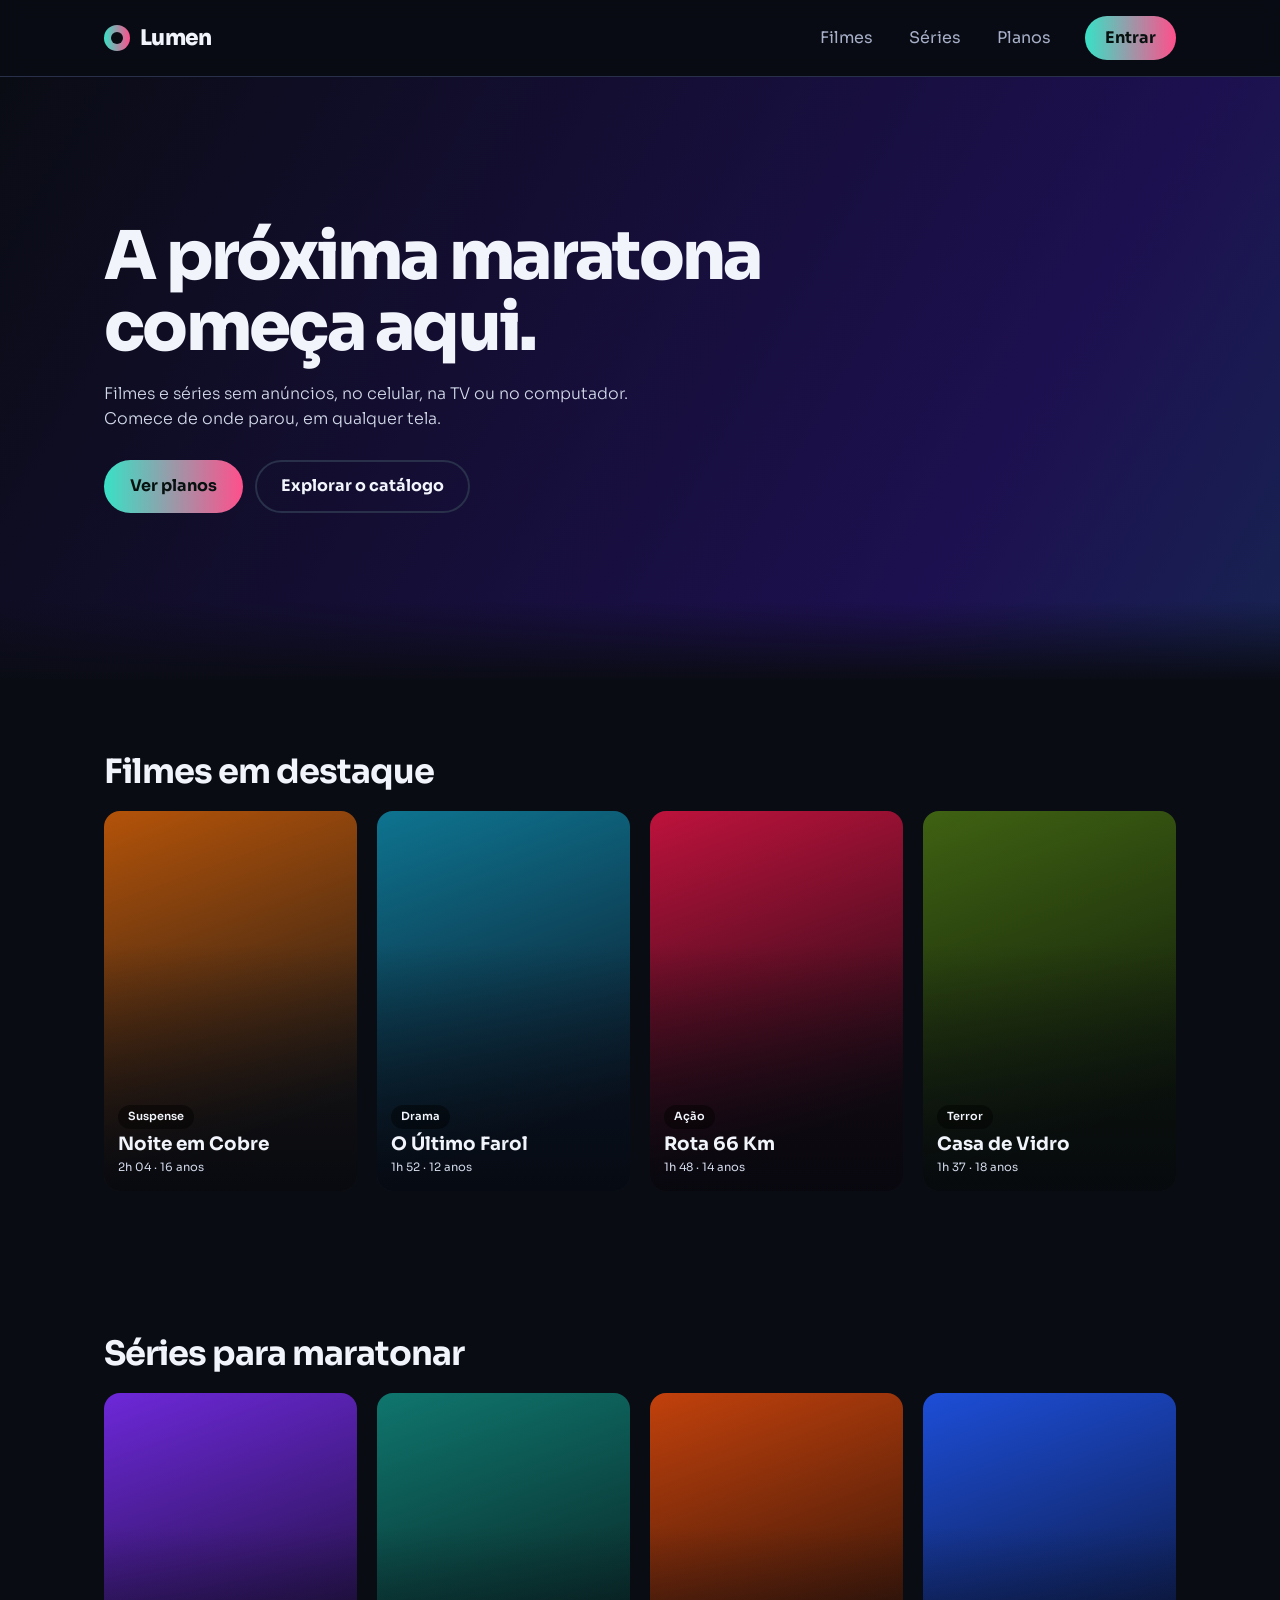
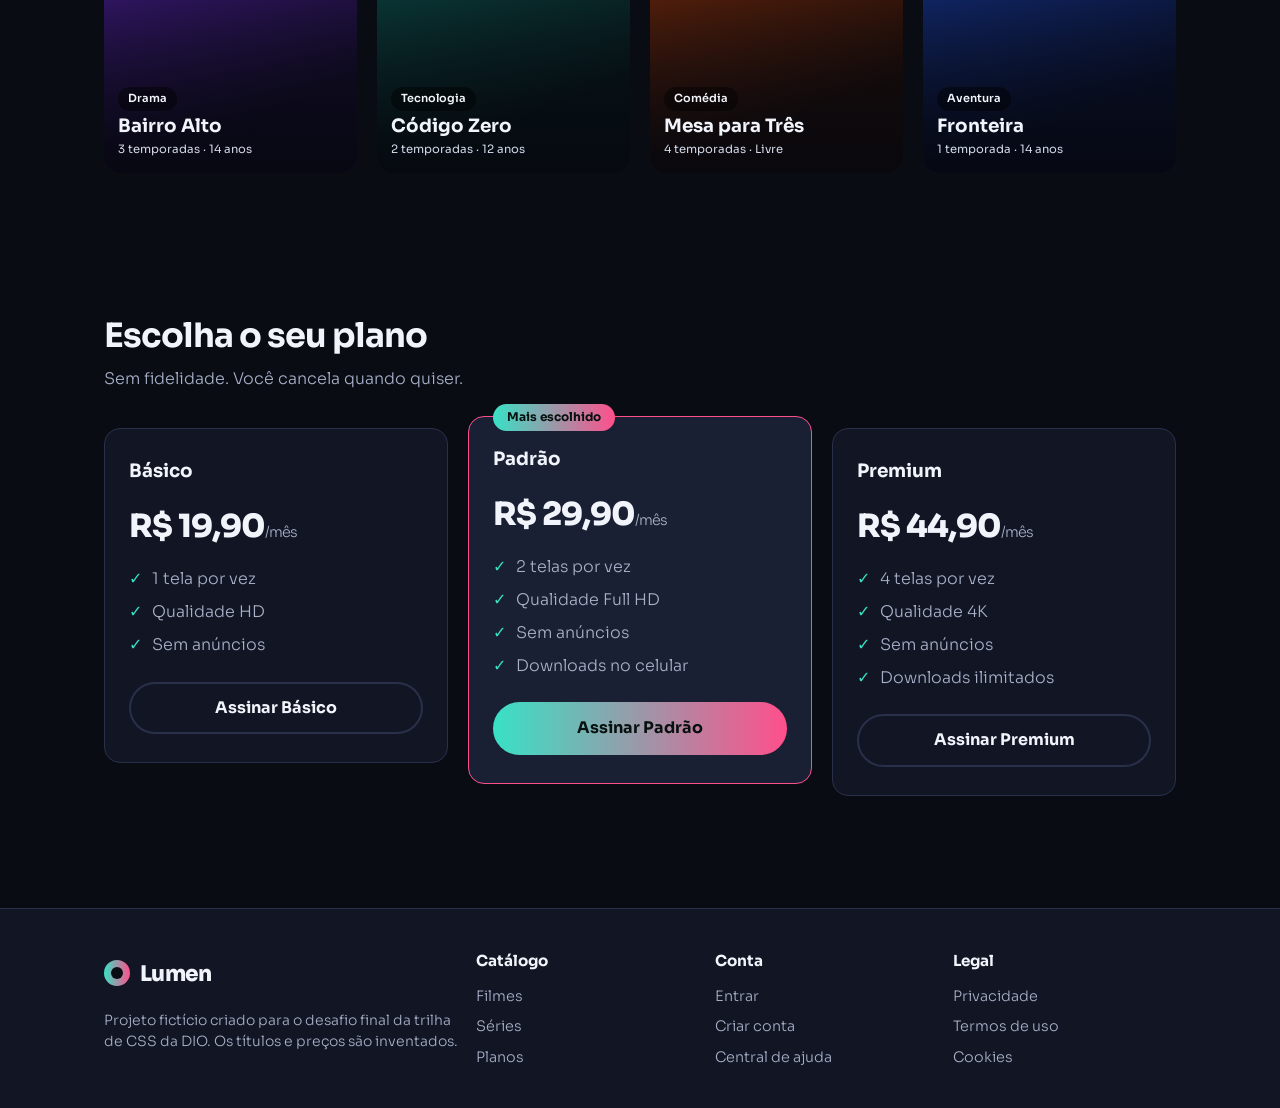
<file: index.html>
<!DOCTYPE html>
<html lang="pt-BR">
<head>
  <meta charset="UTF-8">
  <meta name="viewport" content="width=device-width, initial-scale=1.0">
  <meta name="description" content="Lumen: filmes e séries para maratonar, em qualquer tela.">
  <title>Lumen · Filmes e séries para maratonar</title>
  <link rel="preconnect" href="https://fonts.googleapis.com">
  <link rel="preconnect" href="https://fonts.gstatic.com" crossorigin>
  <link href="https://fonts.googleapis.com/css2?family=Sora:wght@300;400;600;700;800&display=swap" rel="stylesheet">
  <link rel="stylesheet" href="style.css">
</head>
<body>

  <!-- ===== Menu =====
       O menu do celular abre com um checkbox + :checked (sem JavaScript). -->
  <header class="topbar">
    <div class="container topbar__bar">
      <a class="logo" href="#inicio" aria-label="Lumen, página inicial">
        <span class="logo__mark" aria-hidden="true"></span>
        <span class="logo__name">Lumen</span>
      </a>

      <input class="menu-toggle" type="checkbox" id="menu-toggle" aria-label="Abrir ou fechar o menu">
      <label class="menu-btn" for="menu-toggle" aria-hidden="true">
        <span class="menu-btn__line"></span>
        <span class="menu-btn__line"></span>
        <span class="menu-btn__line"></span>
      </label>

      <nav class="nav" aria-label="Principal">
        <a class="nav__link" href="#filmes">Filmes</a>
        <a class="nav__link" href="#series">Séries</a>
        <a class="nav__link" href="#planos">Planos</a>
        <a class="btn btn--small" href="entrar.html">Entrar</a>
      </nav>
    </div>
  </header>

  <main id="inicio">

    <!-- ===== Cabeçalho com gradiente animado ===== -->
    <section class="hero">
      <div class="container hero__content">
        <h1 class="hero__title">A próxima maratona começa aqui.</h1>
        <p class="hero__lead">
          Filmes e séries sem anúncios, no celular, na TV ou no computador.
          Comece de onde parou, em qualquer tela.
        </p>
        <div class="hero__actions">
          <a class="btn" href="#planos">Ver planos</a>
          <a class="btn btn--ghost" href="#filmes">Explorar o catálogo</a>
        </div>
      </div>
    </section>

    <!-- ===== Filmes ===== -->
    <section class="section" id="filmes">
      <div class="container">
        <h2 class="section__title">Filmes em destaque</h2>
        <div class="posters">

          <article class="poster poster--1">
            <a class="poster__link" href="#filmes" aria-label="Noite em Cobre, suspense">
              <span class="poster__tag">Suspense</span>
              <h3 class="poster__title">Noite em Cobre</h3>
              <span class="poster__meta">2h 04 · 16 anos</span>
            </a>
          </article>

          <article class="poster poster--2">
            <a class="poster__link" href="#filmes" aria-label="O Último Farol, drama">
              <span class="poster__tag">Drama</span>
              <h3 class="poster__title">O Último Farol</h3>
              <span class="poster__meta">1h 52 · 12 anos</span>
            </a>
          </article>

          <article class="poster poster--3">
            <a class="poster__link" href="#filmes" aria-label="Rota 66 Km, ação">
              <span class="poster__tag">Ação</span>
              <h3 class="poster__title">Rota 66 Km</h3>
              <span class="poster__meta">1h 48 · 14 anos</span>
            </a>
          </article>

          <article class="poster poster--4">
            <a class="poster__link" href="#filmes" aria-label="Casa de Vidro, terror">
              <span class="poster__tag">Terror</span>
              <h3 class="poster__title">Casa de Vidro</h3>
              <span class="poster__meta">1h 37 · 18 anos</span>
            </a>
          </article>

        </div>
      </div>
    </section>

    <!-- ===== Séries ===== -->
    <section class="section" id="series">
      <div class="container">
        <h2 class="section__title">Séries para maratonar</h2>
        <div class="posters">

          <article class="poster poster--5">
            <a class="poster__link" href="#series" aria-label="Bairro Alto, drama">
              <span class="poster__tag">Drama</span>
              <h3 class="poster__title">Bairro Alto</h3>
              <span class="poster__meta">3 temporadas · 14 anos</span>
            </a>
          </article>

          <article class="poster poster--6">
            <a class="poster__link" href="#series" aria-label="Código Zero, tecnologia">
              <span class="poster__tag">Tecnologia</span>
              <h3 class="poster__title">Código Zero</h3>
              <span class="poster__meta">2 temporadas · 12 anos</span>
            </a>
          </article>

          <article class="poster poster--7">
            <a class="poster__link" href="#series" aria-label="Mesa para Três, comédia">
              <span class="poster__tag">Comédia</span>
              <h3 class="poster__title">Mesa para Três</h3>
              <span class="poster__meta">4 temporadas · Livre</span>
            </a>
          </article>

          <article class="poster poster--8">
            <a class="poster__link" href="#series" aria-label="Fronteira, aventura">
              <span class="poster__tag">Aventura</span>
              <h3 class="poster__title">Fronteira</h3>
              <span class="poster__meta">1 temporada · 14 anos</span>
            </a>
          </article>

        </div>
      </div>
    </section>

    <!-- ===== Planos ===== -->
    <section class="section" id="planos">
      <div class="container">
        <h2 class="section__title">Escolha o seu plano</h2>
        <p class="section__lead">Sem fidelidade. Você cancela quando quiser.</p>

        <div class="plans">

          <article class="plan">
            <h3 class="plan__name">Básico</h3>
            <p class="plan__price">R$ 19,90<span>/mês</span></p>
            <ul class="plan__list">
              <li>1 tela por vez</li>
              <li>Qualidade HD</li>
              <li>Sem anúncios</li>
            </ul>
            <a class="btn btn--ghost" href="entrar.html">Assinar Básico</a>
          </article>

          <article class="plan plan--popular">
            <h3 class="plan__name">Padrão</h3>
            <p class="plan__price">R$ 29,90<span>/mês</span></p>
            <ul class="plan__list">
              <li>2 telas por vez</li>
              <li>Qualidade Full HD</li>
              <li>Sem anúncios</li>
              <li>Downloads no celular</li>
            </ul>
            <a class="btn" href="entrar.html">Assinar Padrão</a>
          </article>

          <article class="plan">
            <h3 class="plan__name">Premium</h3>
            <p class="plan__price">R$ 44,90<span>/mês</span></p>
            <ul class="plan__list">
              <li>4 telas por vez</li>
              <li>Qualidade 4K</li>
              <li>Sem anúncios</li>
              <li>Downloads ilimitados</li>
            </ul>
            <a class="btn btn--ghost" href="entrar.html">Assinar Premium</a>
          </article>

        </div>
      </div>
    </section>
  </main>

  <!-- ===== Rodapé ===== -->
  <footer class="footer">
    <div class="container footer__grid">
      <div class="footer__brand">
        <a class="logo" href="#inicio" aria-label="Lumen, voltar ao topo">
          <span class="logo__mark" aria-hidden="true"></span>
          <span class="logo__name">Lumen</span>
        </a>
        <p class="footer__note">Projeto fictício criado para o desafio final da trilha de CSS da DIO. Os títulos e preços são inventados.</p>
      </div>

      <div class="footer__col">
        <h3 class="footer__title">Catálogo</h3>
        <a href="#filmes">Filmes</a>
        <a href="#series">Séries</a>
        <a href="#planos">Planos</a>
      </div>

      <div class="footer__col">
        <h3 class="footer__title">Conta</h3>
        <a href="entrar.html">Entrar</a>
        <a href="entrar.html">Criar conta</a>
        <a href="#inicio">Central de ajuda</a>
      </div>

      <div class="footer__col">
        <h3 class="footer__title">Legal</h3>
        <a href="#inicio">Privacidade</a>
        <a href="#inicio">Termos de uso</a>
        <a href="#inicio">Cookies</a>
      </div>
    </div>
  </footer>

</body>
</html>
</file>
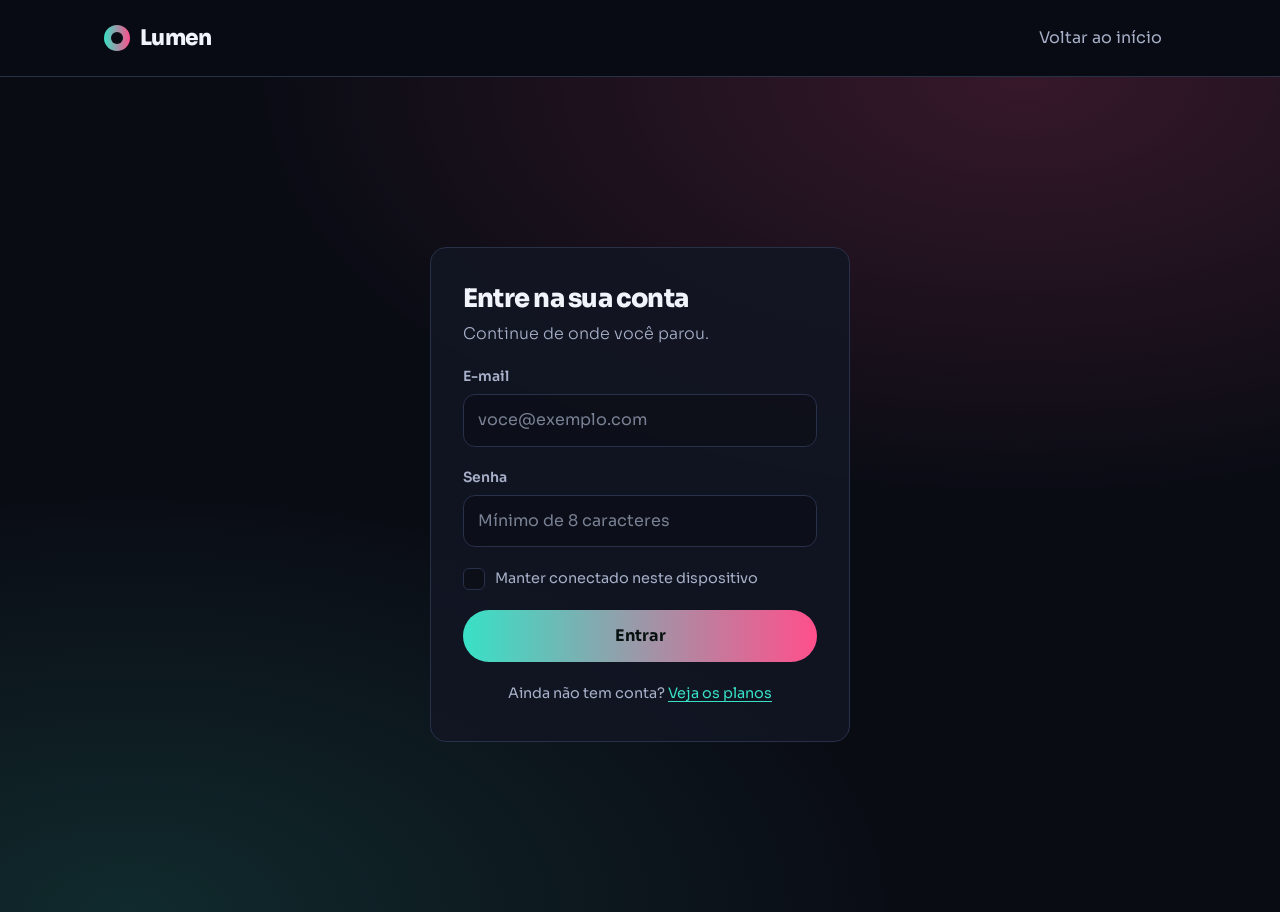
<file: entrar.html>
<!DOCTYPE html>
<html lang="pt-BR">
<head>
  <meta charset="UTF-8">
  <meta name="viewport" content="width=device-width, initial-scale=1.0">
  <title>Entrar · Lumen</title>
  <link rel="preconnect" href="https://fonts.googleapis.com">
  <link rel="preconnect" href="https://fonts.gstatic.com" crossorigin>
  <link href="https://fonts.googleapis.com/css2?family=Sora:wght@300;400;600;700;800&display=swap" rel="stylesheet">
  <link rel="stylesheet" href="style.css">
</head>
<body class="login-page">

  <header class="topbar">
    <div class="container topbar__bar">
      <a class="logo" href="index.html" aria-label="Lumen, voltar para a página inicial">
        <span class="logo__mark" aria-hidden="true"></span>
        <span class="logo__name">Lumen</span>
      </a>
      <a class="nav__link" href="index.html">Voltar ao início</a>
    </div>
  </header>

  <main class="login">
    <form class="form" action="#" onsubmit="return false">
      <h1 class="form__title">Entre na sua conta</h1>
      <p class="form__lead">Continue de onde você parou.</p>

      <!-- Cada campo mostra o erro só depois de ser preenchido (:placeholder-shown) -->
      <div class="field">
        <label class="field__label" for="email">E-mail</label>
        <input class="field__input" id="email" name="email" type="email"
               placeholder="voce@exemplo.com" autocomplete="email" required>
        <p class="field__error">Digite um e-mail válido, como voce@exemplo.com.</p>
      </div>

      <div class="field">
        <label class="field__label" for="senha">Senha</label>
        <input class="field__input" id="senha" name="senha" type="password"
               placeholder="Mínimo de 8 caracteres" minlength="8"
               autocomplete="current-password" required>
        <p class="field__error">A senha precisa ter pelo menos 8 caracteres.</p>
      </div>

      <label class="check">
        <input class="check__input" type="checkbox" name="manter">
        <span class="check__box" aria-hidden="true"></span>
        <span class="check__text">Manter conectado neste dispositivo</span>
      </label>

      <button class="btn form__submit" type="submit">Entrar</button>

      <p class="form__foot">Ainda não tem conta? <a class="form__link" href="index.html#planos">Veja os planos</a></p>
    </form>
  </main>

</body>
</html>
</file>
<file: style.css>
/* ==========================================================
   Lumen · Desafio final da trilha de CSS (DIO)
   Mobile First: o CSS base é para celular; os @media (min-width)
   ampliam o layout em 768px (tablet) e 1024px (desktop).

   Conceitos praticados: variáveis, Flexbox, Grid, responsividade,
   pseudo-classes, pseudo-elementos, transformações 2D e 3D,
   transições, animações e tratamento de campos inválidos.
   ========================================================== */

:root {
  --bg: #0a0c14;
  --surface: #121624;
  --surface-2: #1a2033;
  --line: #28304a;
  --text: #f1f4fb;
  --text-soft: #a7b0c8;
  --aqua: #38e1c6;
  --pink: #ff4f8b;
  --accent-grad: linear-gradient(90deg, var(--aqua), var(--pink));
  --error: #ff6b6b;
  --ok: #38e1c6;

  --space: clamp(16px, 4vw, 24px);
  --radius: 16px;

  scroll-behavior: smooth;
}

* {
  box-sizing: border-box;
  margin: 0;
  padding: 0;
}

html {
  scroll-padding-top: 72px;
}

body {
  font-family: "Sora", system-ui, sans-serif;
  background: var(--bg);
  color: var(--text);
  line-height: 1.55;
}

a {
  color: inherit;
  text-decoration: none;
}

::selection {
  background: var(--pink);
  color: #fff;
}

:focus-visible {
  outline: 3px solid var(--aqua);
  outline-offset: 3px;
}

/* Barra de rolagem personalizada */
::-webkit-scrollbar {
  width: 8px;
}

::-webkit-scrollbar-thumb {
  background: var(--line);
  border-radius: 10px;
}

::-webkit-scrollbar-thumb:hover {
  background: var(--aqua);
}

.container {
  width: 100%;
  max-width: 1120px;
  margin-inline: auto;
  padding-inline: var(--space);
}

/* ---------- Botões ---------- */
.btn {
  display: inline-flex;
  align-items: center;
  justify-content: center;
  padding: 14px 26px;
  border: 0;
  border-radius: 999px;
  background: var(--accent-grad);
  color: #07110f;
  font: inherit;
  font-weight: 700;
  cursor: pointer;
  transition: transform 0.2s, filter 0.2s;
}

.btn:hover {
  transform: translateY(-2px);
  filter: brightness(1.1);
}

.btn:active {
  transform: translateY(0) scale(0.98);
}

.btn--small {
  padding: 10px 20px;
}

.btn--ghost {
  background: transparent;
  color: var(--text);
  box-shadow: inset 0 0 0 2px var(--line);
}

.btn--ghost:hover {
  box-shadow: inset 0 0 0 2px var(--aqua);
  filter: none;
}

/* ---------- Logo (o círculo com brilho é um pseudo-elemento) ---------- */
.logo {
  display: inline-flex;
  align-items: center;
  gap: 10px;
}

.logo__mark {
  position: relative;
  width: 26px;
  height: 26px;
  border-radius: 50%;
  background: var(--accent-grad);
}

.logo__mark::after {
  content: "";
  position: absolute;
  inset: 7px;
  border-radius: 50%;
  background: var(--bg);
}

.logo__name {
  font-size: 1.35rem;
  font-weight: 800;
  letter-spacing: -0.03em;
}

/* ---------- Menu ---------- */
.topbar {
  position: sticky;
  top: 0;
  z-index: 20;
  background: rgba(10, 12, 20, 0.85);
  backdrop-filter: blur(10px);
  border-bottom: 1px solid var(--line);
}

.topbar__bar {
  position: relative;
  min-height: 64px;
  display: flex;
  flex-wrap: wrap;
  align-items: center;
  justify-content: space-between;
}

/* O checkbox fica por cima do botão, invisível, mas focável e clicável */
.menu-toggle {
  position: absolute;
  top: 10px;
  right: var(--space);
  z-index: 2;
  width: 44px;
  height: 44px;
  margin: 0;
  opacity: 0;
  cursor: pointer;
}

.menu-btn {
  width: 44px;
  height: 44px;
  border-radius: 12px;
  display: flex;
  flex-direction: column;
  align-items: center;
  justify-content: center;
  gap: 5px;
}

.menu-toggle:focus-visible + .menu-btn {
  outline: 3px solid var(--aqua);
}

.menu-btn__line {
  width: 22px;
  height: 2px;
  border-radius: 2px;
  background: var(--text);
  transition: transform 0.25s, opacity 0.25s;
}

/* Quando marcado, as 3 linhas viram um "X" (transformação 2D) */
.menu-toggle:checked + .menu-btn .menu-btn__line:nth-child(1) {
  transform: translateY(7px) rotate(45deg);
}

.menu-toggle:checked + .menu-btn .menu-btn__line:nth-child(2) {
  opacity: 0;
}

.menu-toggle:checked + .menu-btn .menu-btn__line:nth-child(3) {
  transform: translateY(-7px) rotate(-45deg);
}

.nav {
  display: none;
  width: 100%;
  flex-direction: column;
  gap: 4px;
  padding-bottom: 16px;
}

.menu-toggle:checked ~ .nav {
  display: flex;
}

.nav__link {
  position: relative;
  padding: 12px 8px;
  color: var(--text-soft);
  font-weight: 400;
  transition: color 0.2s;
}

.nav__link:hover {
  color: var(--text);
}

.nav .btn {
  margin-top: 8px;
}

/* ---------- Cabeçalho com gradiente animado ---------- */
.hero {
  position: relative;
  padding-block: 72px 96px;
  background: linear-gradient(
    120deg,
    #0a0c14,
    #1d1050,
    #0b4a55,
    #52103a,
    #0a0c14
  );
  background-size: 300% 300%;
  animation: fluxo 16s ease-in-out infinite;
}

/* Degradê no rodapé do hero para encontrar o fundo da página */
.hero::after {
  content: "";
  position: absolute;
  inset: auto 0 0 0;
  height: 80px;
  background: linear-gradient(transparent, var(--bg));
}

@keyframes fluxo {
  0%,
  100% {
    background-position: 0% 50%;
  }
  50% {
    background-position: 100% 50%;
  }
}

.hero__content {
  position: relative;
  z-index: 1;
  display: grid;
  gap: 20px;
  justify-items: start;
}

.hero__title {
  max-width: 14ch;
  font-size: clamp(2.2rem, 9vw, 4.2rem);
  line-height: 1.05;
  font-weight: 800;
  letter-spacing: -0.04em;
}

.hero__lead {
  max-width: 46ch;
  color: #d3daea;
  font-weight: 300;
}

.hero__actions {
  display: grid;
  gap: 12px;
  width: 100%;
  margin-top: 8px;
}

/* ---------- Seções ---------- */
.section {
  padding-block: 40px;
}

.section__title {
  font-size: clamp(1.5rem, 5vw, 2.1rem);
  line-height: 1.15;
  font-weight: 700;
  letter-spacing: -0.03em;
  margin-bottom: 20px;
}

.section__lead {
  margin: -8px 0 24px;
  color: var(--text-soft);
  font-weight: 300;
}

/* ---------- Pôsteres (Grid + 3D ao passar o mouse) ---------- */
.posters {
  display: grid;
  grid-template-columns: repeat(2, minmax(0, 1fr));
  gap: 14px;
  perspective: 1000px;
}

.poster {
  aspect-ratio: 2 / 3;
  border-radius: var(--radius);
  overflow: hidden;
  transition: transform 0.4s ease, box-shadow 0.4s ease;
}

.poster__link {
  position: relative;
  height: 100%;
  padding: 14px;
  display: flex;
  flex-direction: column;
  justify-content: flex-end;
  gap: 4px;
}

/* Camada escura sob o texto, para garantir a leitura */
.poster__link::after {
  content: "";
  position: absolute;
  inset: 0;
  background: linear-gradient(transparent 35%, rgba(5, 7, 14, 0.85));
}

.poster__link > * {
  position: relative;
  z-index: 1;
}

.poster__tag {
  align-self: flex-start;
  padding: 3px 10px;
  border-radius: 999px;
  background: rgba(0, 0, 0, 0.45);
  font-size: 0.7rem;
  font-weight: 600;
}

.poster__title {
  font-size: 1.05rem;
  line-height: 1.2;
  font-weight: 700;
}

.poster__meta {
  font-size: 0.72rem;
  color: #d3daea;
}

.poster:hover,
.poster:focus-within {
  transform: translateY(-8px) rotateX(5deg) rotateY(-7deg) scale(1.03);
  box-shadow: 0 20px 40px rgba(0, 0, 0, 0.5);
}

.poster--1 { background: linear-gradient(160deg, #b45309, #1c1917 80%); }
.poster--2 { background: linear-gradient(160deg, #0e7490, #0c1a2b 80%); }
.poster--3 { background: linear-gradient(160deg, #be123c, #1a0b14 80%); }
.poster--4 { background: linear-gradient(160deg, #3f6212, #0f1a0b 80%); }
.poster--5 { background: linear-gradient(160deg, #6d28d9, #150d2b 80%); }
.poster--6 { background: linear-gradient(160deg, #0f766e, #08191a 80%); }
.poster--7 { background: linear-gradient(160deg, #c2410c, #1f0e08 80%); }
.poster--8 { background: linear-gradient(160deg, #1d4ed8, #0a1230 80%); }

/* ---------- Planos ---------- */
.plans {
  display: grid;
  gap: 28px;
  padding-top: 12px; /* espaço para a etiqueta do plano popular */
}

.plan {
  position: relative;
  display: grid;
  gap: 16px;
  align-content: start;
  padding: 28px 24px;
  background: var(--surface);
  border: 1px solid var(--line);
  border-radius: var(--radius);
  transition: transform 0.3s, border-color 0.3s, box-shadow 0.3s;
}

.plan:hover {
  transform: translateY(-8px);
  border-color: var(--aqua);
  box-shadow: 0 18px 36px rgba(56, 225, 198, 0.12);
}

.plan__name {
  font-size: 1.15rem;
  font-weight: 700;
}

.plan__price {
  font-size: 2rem;
  font-weight: 800;
  letter-spacing: -0.03em;
}

.plan__price span {
  font-size: 0.9rem;
  font-weight: 300;
  color: var(--text-soft);
}

.plan__list {
  list-style: none;
  display: grid;
  gap: 8px;
  margin-bottom: 8px;
  color: var(--text-soft);
  font-weight: 300;
}

/* O "✓" de cada item é um pseudo-elemento */
.plan__list li::before {
  content: "✓";
  margin-right: 10px;
  color: var(--aqua);
  font-weight: 700;
}

.plan--popular {
  background: var(--surface-2);
  border-color: var(--pink);
}

.plan--popular::before {
  content: "Mais escolhido";
  position: absolute;
  top: -13px;
  left: 24px;
  padding: 4px 14px;
  border-radius: 999px;
  background: var(--accent-grad);
  color: #07110f;
  font-size: 0.75rem;
  font-weight: 700;
  animation: brilho 2.4s ease-in-out infinite;
}

@keyframes brilho {
  50% {
    box-shadow: 0 0 0 6px rgba(255, 79, 139, 0.25);
  }
}

/* ---------- Rodapé ---------- */
.footer {
  margin-top: 40px;
  padding-block: 40px;
  background: var(--surface);
  border-top: 1px solid var(--line);
}

.footer__grid {
  display: grid;
  grid-template-columns: repeat(2, minmax(0, 1fr));
  gap: 32px 16px;
}

.footer__brand {
  grid-column: 1 / -1;
  display: grid;
  gap: 12px;
  justify-items: start;
}

.footer__note {
  max-width: 44ch;
  color: var(--text-soft);
  font-size: 0.875rem;
  font-weight: 300;
}

.footer__col {
  display: grid;
  gap: 8px;
  align-content: start;
}

.footer__title {
  font-size: 0.95rem;
  font-weight: 700;
  margin-bottom: 4px;
}

.footer__col a {
  color: var(--text-soft);
  font-size: 0.9rem;
  font-weight: 300;
  transition: color 0.2s;
}

.footer__col a:hover {
  color: var(--text);
}

/* ==========================================================
   Página de login
   ========================================================== */
.login {
  min-height: calc(100vh - 65px);
  display: grid;
  place-items: center;
  padding: 32px var(--space);
  background:
    radial-gradient(60% 50% at 80% 0%, rgba(255, 79, 139, 0.18), transparent),
    radial-gradient(60% 50% at 10% 100%, rgba(56, 225, 198, 0.14), transparent);
}

.form {
  width: 100%;
  max-width: 420px;
  display: grid;
  gap: 20px;
  padding: 28px 24px;
  background: rgba(18, 22, 36, 0.85);
  border: 1px solid var(--line);
  border-radius: var(--radius);
}

.form__title {
  font-size: 1.6rem;
  line-height: 1.15;
  font-weight: 800;
  letter-spacing: -0.03em;
}

.form__lead {
  margin-top: -12px;
  color: var(--text-soft);
  font-weight: 300;
}

.field {
  display: grid;
  gap: 6px;
}

.field__label {
  font-size: 0.875rem;
  font-weight: 600;
  color: var(--text-soft);
  transition: color 0.2s;
}

/* O rótulo ganha cor quando algum filho do campo recebe foco */
.field:focus-within .field__label {
  color: var(--aqua);
}

.field__input {
  width: 100%;
  padding: 13px 14px;
  font: inherit;
  color: var(--text);
  background: rgba(0, 0, 0, 0.25);
  border: 1px solid var(--line);
  border-radius: 12px;
  transition: border-color 0.2s, box-shadow 0.2s;
}

.field__input::placeholder {
  color: rgba(167, 176, 200, 0.7);
}

.field__input:focus {
  outline: none;
  border-color: var(--aqua);
  box-shadow: 0 0 0 3px rgba(56, 225, 198, 0.2);
}

/* Campos inválidos: só depois de o usuário digitar (:not(:placeholder-shown)) */
.field__input:not(:placeholder-shown):invalid {
  border-color: var(--error);
  box-shadow: 0 0 0 3px rgba(255, 107, 107, 0.18);
}

.field__input:not(:placeholder-shown):valid {
  border-color: var(--ok);
}

.field__error {
  display: none;
  color: var(--error);
  font-size: 0.8rem;
}

.field__input:not(:placeholder-shown):invalid ~ .field__error {
  display: block;
}

/* Checkbox personalizado: o input real fica escondido e o :checked pinta a caixa */
.check {
  display: flex;
  align-items: center;
  gap: 10px;
  cursor: pointer;
  font-size: 0.9rem;
  color: var(--text-soft);
}

.check__input {
  position: absolute;
  width: 1px;
  height: 1px;
  overflow: hidden;
  clip-path: inset(50%);
}

.check__box {
  position: relative;
  flex: none;
  width: 22px;
  height: 22px;
  border: 1px solid var(--line);
  border-radius: 6px;
  background: rgba(0, 0, 0, 0.25);
  transition: background 0.2s, border-color 0.2s;
}

.check__box::after {
  content: "";
  position: absolute;
  left: 7px;
  top: 3px;
  width: 6px;
  height: 11px;
  border: solid #07110f;
  border-width: 0 2px 2px 0;
  transform: rotate(45deg) scale(0);
  transition: transform 0.2s;
}

.check__input:checked + .check__box {
  background: var(--aqua);
  border-color: var(--aqua);
}

.check__input:checked + .check__box::after {
  transform: rotate(45deg) scale(1);
}

.check__input:focus-visible + .check__box {
  outline: 3px solid var(--aqua);
  outline-offset: 3px;
}

.form__submit {
  width: 100%;
}

.form__foot {
  text-align: center;
  font-size: 0.9rem;
  color: var(--text-soft);
}

.form__link {
  color: var(--aqua);
  text-decoration: underline;
  text-underline-offset: 3px;
}

.form__link:hover {
  color: var(--pink);
}

/* ==========================================================
   TABLET (a partir de 768px)
   ========================================================== */
@media (min-width: 768px) {
  .hero {
    padding-block: 104px 128px;
  }

  .hero__actions {
    display: flex;
    flex-wrap: wrap;
    width: auto;
  }

  .section {
    padding-block: 56px;
  }

  .posters {
    grid-template-columns: repeat(4, minmax(0, 1fr));
    gap: 20px;
  }

  .poster__title {
    font-size: 1.15rem;
  }

  .plans {
    grid-template-columns: repeat(3, minmax(0, 1fr));
    gap: 20px;
    align-items: start;
  }

  .footer__grid {
    grid-template-columns: repeat(3, minmax(0, 1fr));
  }

  .form {
    padding: 36px 32px;
  }
}

/* ==========================================================
   DESKTOP (a partir de 1024px)
   ========================================================== */
@media (min-width: 1024px) {
  html {
    scroll-padding-top: 88px;
  }

  /* Menu horizontal: o botão e o checkbox deixam de existir */
  .topbar__bar {
    min-height: 76px;
    flex-wrap: nowrap;
  }

  .menu-toggle,
  .menu-btn {
    display: none;
  }

  .nav {
    display: flex;
    width: auto;
    flex-direction: row;
    align-items: center;
    gap: 8px;
    padding-bottom: 0;
  }

  .nav__link {
    padding: 8px 14px;
  }

  /* Sublinhado que cresce do centro ao passar o mouse */
  .nav__link::after {
    content: "";
    position: absolute;
    left: 14px;
    right: 14px;
    bottom: 2px;
    height: 2px;
    background: var(--accent-grad);
    transform: scaleX(0);
    transition: transform 0.25s;
  }

  .nav__link:hover::after {
    transform: scaleX(1);
  }

  .nav .btn {
    margin: 0 0 0 12px;
  }

  .hero {
    padding-block: 144px 168px;
  }

  .section {
    padding-block: 72px;
  }

  .plan--popular {
    transform: translateY(-12px);
  }

  .plan--popular:hover {
    transform: translateY(-20px);
  }

  .footer__grid {
    grid-template-columns: 1.6fr repeat(3, minmax(0, 1fr));
  }

  .footer__brand {
    grid-column: auto;
  }
}

/* Respeita quem prefere menos movimento */
@media (prefers-reduced-motion: reduce) {
  :root {
    scroll-behavior: auto;
  }

  .hero,
  .plan--popular::before {
    animation: none;
  }

  * {
    transition: none !important;
  }

  .poster:hover,
  .poster:focus-within {
    transform: none;
  }
}
</file>
